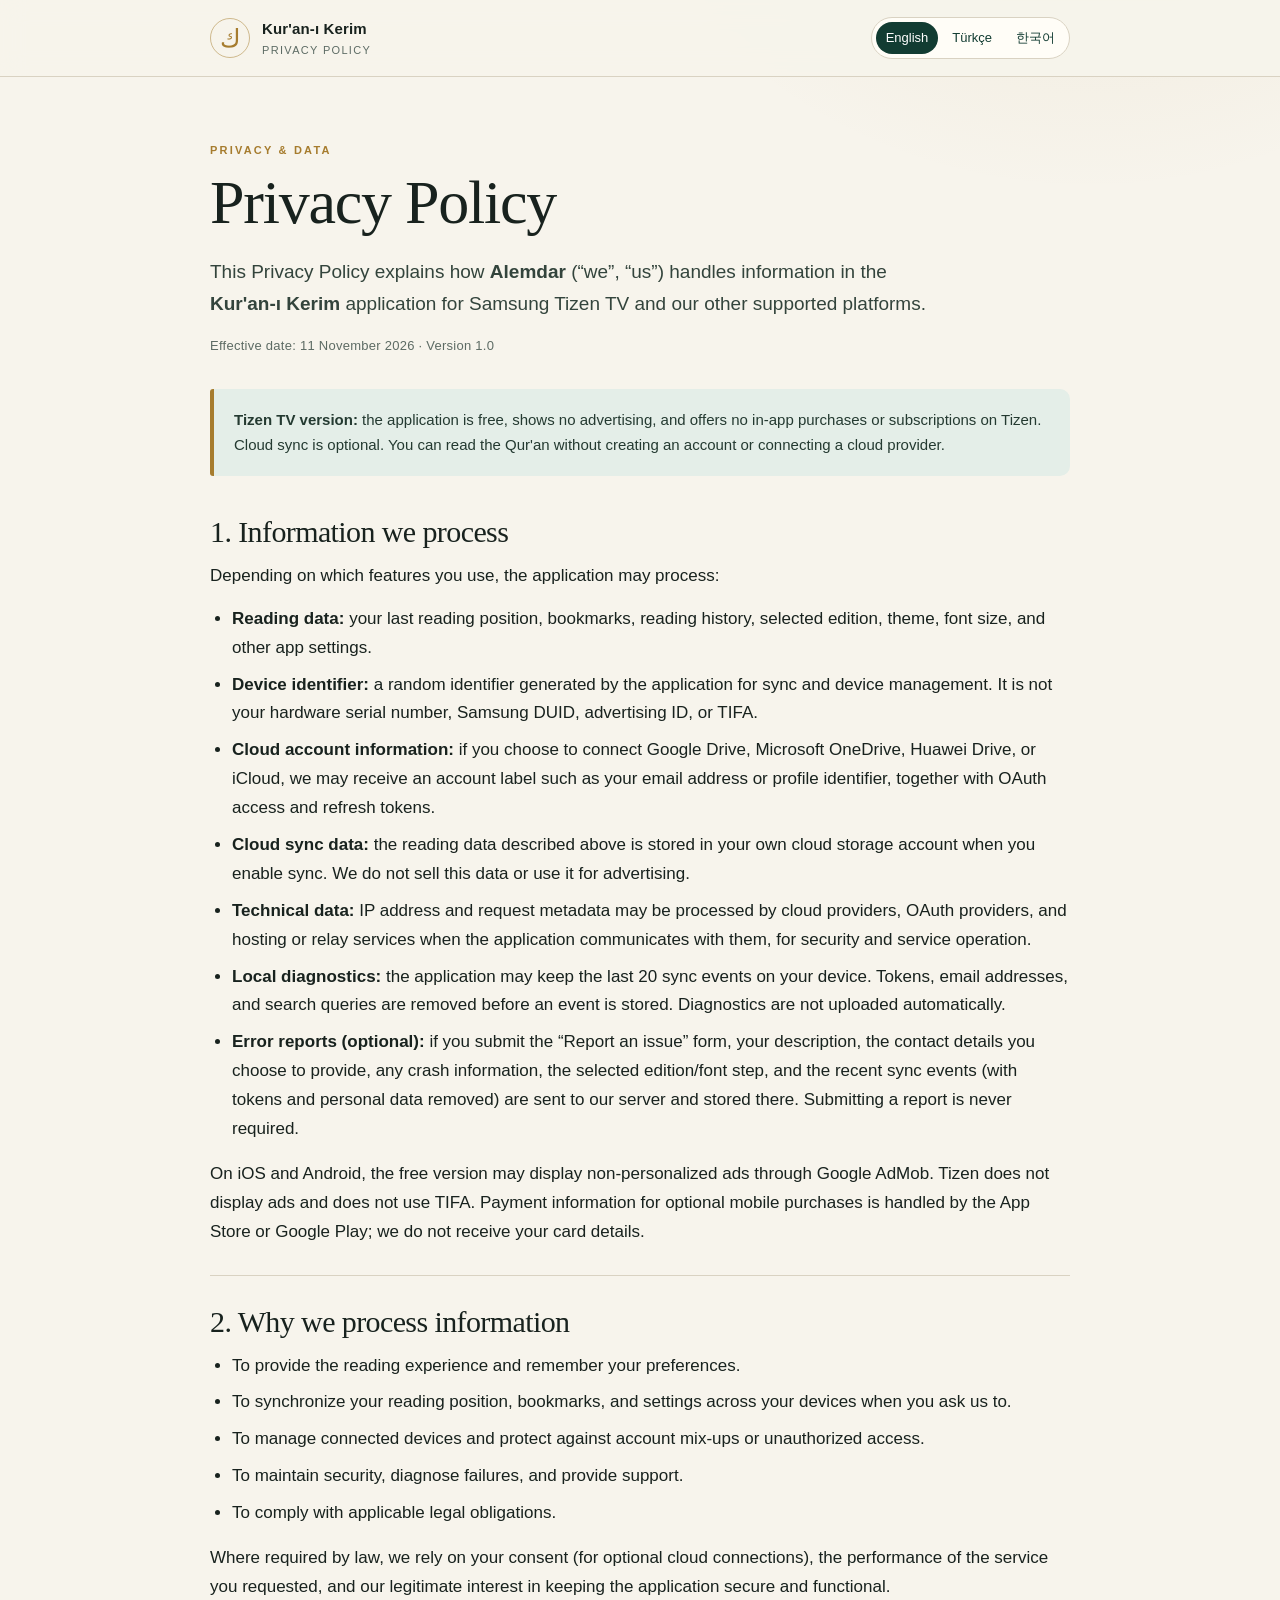
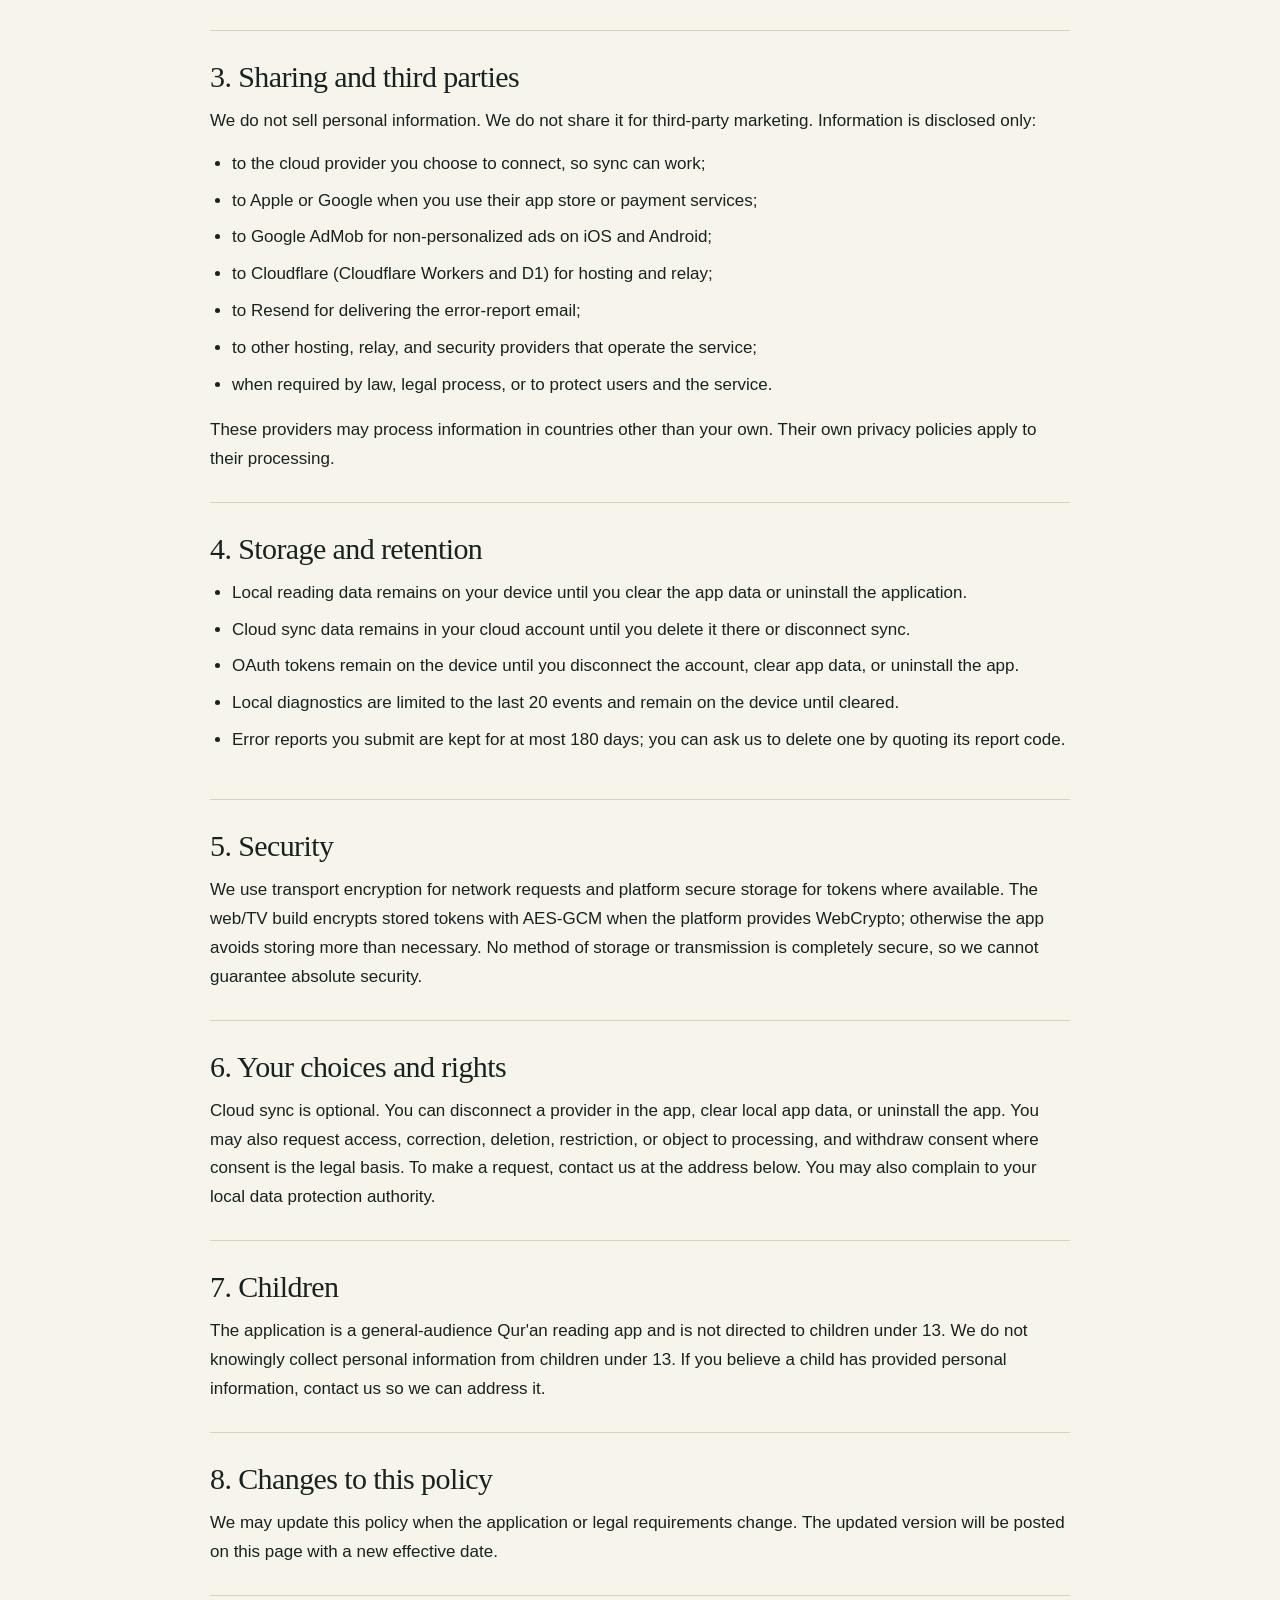
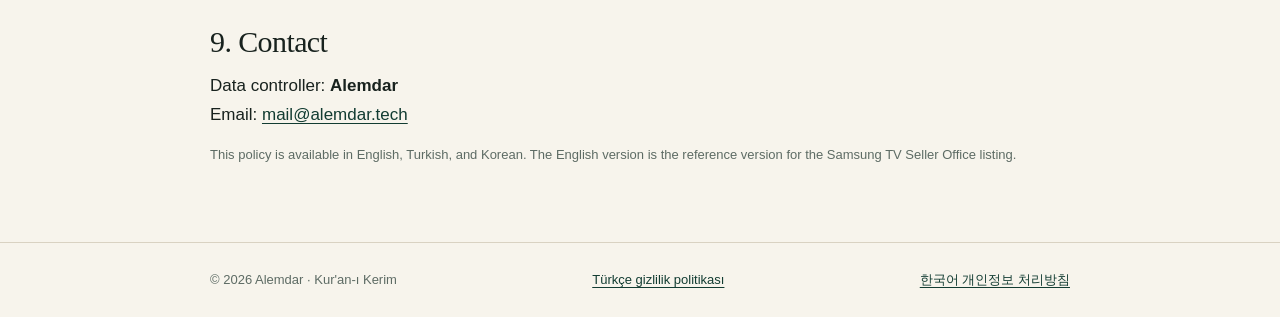
<file: index.html>
<!DOCTYPE html>
<html lang="en">
<head>
  <meta charset="UTF-8">
  <meta name="viewport" content="width=device-width, initial-scale=1">
  <meta name="description" content="Privacy Policy for the Kur'an-ı Kerim application by Alemdar.">
  <meta name="theme-color" content="#123c32">
  <title>Privacy Policy — Kur'an-ı Kerim</title>
  <link rel="stylesheet" href="style.css">
</head>
<body>
  <header class="site-header">
    <div class="wrap header-inner">
      <a class="brand" href="./" aria-label="Kur'an-ı Kerim privacy policy home">
        <span class="brand-mark" aria-hidden="true">ك</span>
        <span>
          <strong>Kur'an-ı Kerim</strong>
          <small>Privacy Policy</small>
        </span>
      </a>
      <nav class="language-switch" aria-label="Language">
        <span aria-current="page">English</span>
        <a href="tr.html" hreflang="tr" lang="tr">Türkçe</a>
        <a href="ko.html" hreflang="ko" lang="ko">한국어</a>
      </nav>
    </div>
  </header>

  <main class="wrap policy">
    <div class="eyebrow">PRIVACY &amp; DATA</div>
    <h1>Privacy Policy</h1>
    <p class="lead">
      This Privacy Policy explains how <strong>Alemdar</strong> (“we”, “us”)
      handles information in the <strong>Kur'an-ı Kerim</strong> application
      for Samsung Tizen TV and our other supported platforms.
    </p>
    <p class="meta">Effective date: 11 November 2026 · Version 1.0</p>

    <div class="notice">
      <strong>Tizen TV version:</strong> the application is free, shows no
      advertising, and offers no in-app purchases or subscriptions on Tizen.
      Cloud sync is optional. You can read the Qur'an without creating an
      account or connecting a cloud provider.
    </div>

    <section>
      <h2>1. Information we process</h2>
      <p>Depending on which features you use, the application may process:</p>
      <ul>
        <li>
          <strong>Reading data:</strong> your last reading position, bookmarks,
          reading history, selected edition, theme, font size, and other app
          settings.
        </li>
        <li>
          <strong>Device identifier:</strong> a random identifier generated by
          the application for sync and device management. It is not your
          hardware serial number, Samsung DUID, advertising ID, or TIFA.
        </li>
        <li>
          <strong>Cloud account information:</strong> if you choose to connect
          Google Drive, Microsoft OneDrive, Huawei Drive, or iCloud, we may
          receive an account label such as your email address or profile
          identifier, together with OAuth access and refresh tokens.
        </li>
        <li>
          <strong>Cloud sync data:</strong> the reading data described above is
          stored in your own cloud storage account when you enable sync. We do
          not sell this data or use it for advertising.
        </li>
        <li>
          <strong>Technical data:</strong> IP address and request metadata may
          be processed by cloud providers, OAuth providers, and hosting or relay
          services when the application communicates with them, for security
          and service operation.
        </li>
        <li>
          <strong>Local diagnostics:</strong> the application may keep the last
          20 sync events on your device. Tokens, email addresses, and search
          queries are removed before an event is stored. Diagnostics are not
          uploaded automatically.
        </li>
        <li>
          <strong>Error reports (optional):</strong> if you submit the “Report
          an issue” form, your description, the contact details you choose to
          provide, any crash information, the selected edition/font step, and
          the recent sync events (with tokens and personal data removed) are
          sent to our server and stored there. Submitting a report is never
          required.
        </li>
      </ul>
      <p>
        On iOS and Android, the free version may display non-personalized ads
        through Google AdMob. Tizen does not display ads and does not use TIFA.
        Payment information for optional mobile purchases is handled by the
        App Store or Google Play; we do not receive your card details.
      </p>
    </section>

    <section>
      <h2>2. Why we process information</h2>
      <ul>
        <li>To provide the reading experience and remember your preferences.</li>
        <li>To synchronize your reading position, bookmarks, and settings across your devices when you ask us to.</li>
        <li>To manage connected devices and protect against account mix-ups or unauthorized access.</li>
        <li>To maintain security, diagnose failures, and provide support.</li>
        <li>To comply with applicable legal obligations.</li>
      </ul>
      <p>
        Where required by law, we rely on your consent (for optional cloud
        connections), the performance of the service you requested, and our
        legitimate interest in keeping the application secure and functional.
      </p>
    </section>

    <section>
      <h2>3. Sharing and third parties</h2>
      <p>
        We do not sell personal information. We do not share it for third-party
        marketing. Information is disclosed only:
      </p>
      <ul>
        <li>to the cloud provider you choose to connect, so sync can work;</li>
        <li>to Apple or Google when you use their app store or payment services;</li>
        <li>to Google AdMob for non-personalized ads on iOS and Android;</li>
        <li>to Cloudflare (Cloudflare Workers and D1) for hosting and relay;</li>
        <li>to Resend for delivering the error-report email;</li>
        <li>to other hosting, relay, and security providers that operate the service;</li>
        <li>when required by law, legal process, or to protect users and the service.</li>
      </ul>
      <p>
        These providers may process information in countries other than your
        own. Their own privacy policies apply to their processing.
      </p>
    </section>

    <section>
      <h2>4. Storage and retention</h2>
      <ul>
        <li>Local reading data remains on your device until you clear the app data or uninstall the application.</li>
        <li>Cloud sync data remains in your cloud account until you delete it there or disconnect sync.</li>
        <li>OAuth tokens remain on the device until you disconnect the account, clear app data, or uninstall the app.</li>
        <li>Local diagnostics are limited to the last 20 events and remain on the device until cleared.</li>
        <li>Error reports you submit are kept for at most 180 days; you can ask us to delete one by quoting its report code.</li>
      </ul>
    </section>

    <section>
      <h2>5. Security</h2>
      <p>
        We use transport encryption for network requests and platform secure
        storage for tokens where available. The web/TV build encrypts stored
        tokens with AES-GCM when the platform provides WebCrypto; otherwise the
        app avoids storing more than necessary. No method of storage or
        transmission is completely secure, so we cannot guarantee absolute
        security.
      </p>
    </section>

    <section>
      <h2>6. Your choices and rights</h2>
      <p>
        Cloud sync is optional. You can disconnect a provider in the app, clear
        local app data, or uninstall the app. You may also request access,
        correction, deletion, restriction, or object to processing, and withdraw
        consent where consent is the legal basis. To make a request, contact us
        at the address below. You may also complain to your local data
        protection authority.
      </p>
    </section>

    <section>
      <h2>7. Children</h2>
      <p>
        The application is a general-audience Qur'an reading app and is not
        directed to children under 13. We do not knowingly collect personal
        information from children under 13. If you believe a child has provided
        personal information, contact us so we can address it.
      </p>
    </section>

    <section>
      <h2>8. Changes to this policy</h2>
      <p>
        We may update this policy when the application or legal requirements
        change. The updated version will be posted on this page with a new
        effective date.
      </p>
    </section>

    <section>
      <h2>9. Contact</h2>
      <p>
        Data controller: <strong>Alemdar</strong><br>
        Email: <a href="mailto:mail@alemdar.tech">mail@alemdar.tech</a>
      </p>
      <p class="small">
        This policy is available in English, Turkish, and Korean. The English
        version is the reference version for the Samsung TV Seller Office listing.
      </p>
    </section>
  </main>

  <footer class="site-footer">
    <div class="wrap footer-inner">
      <span>© 2026 Alemdar · Kur'an-ı Kerim</span>
      <a href="tr.html" hreflang="tr" lang="tr">Türkçe gizlilik politikası</a>
      <a href="ko.html" hreflang="ko" lang="ko">한국어 개인정보 처리방침</a>
    </div>
  </footer>
</body>
</html>
</file>
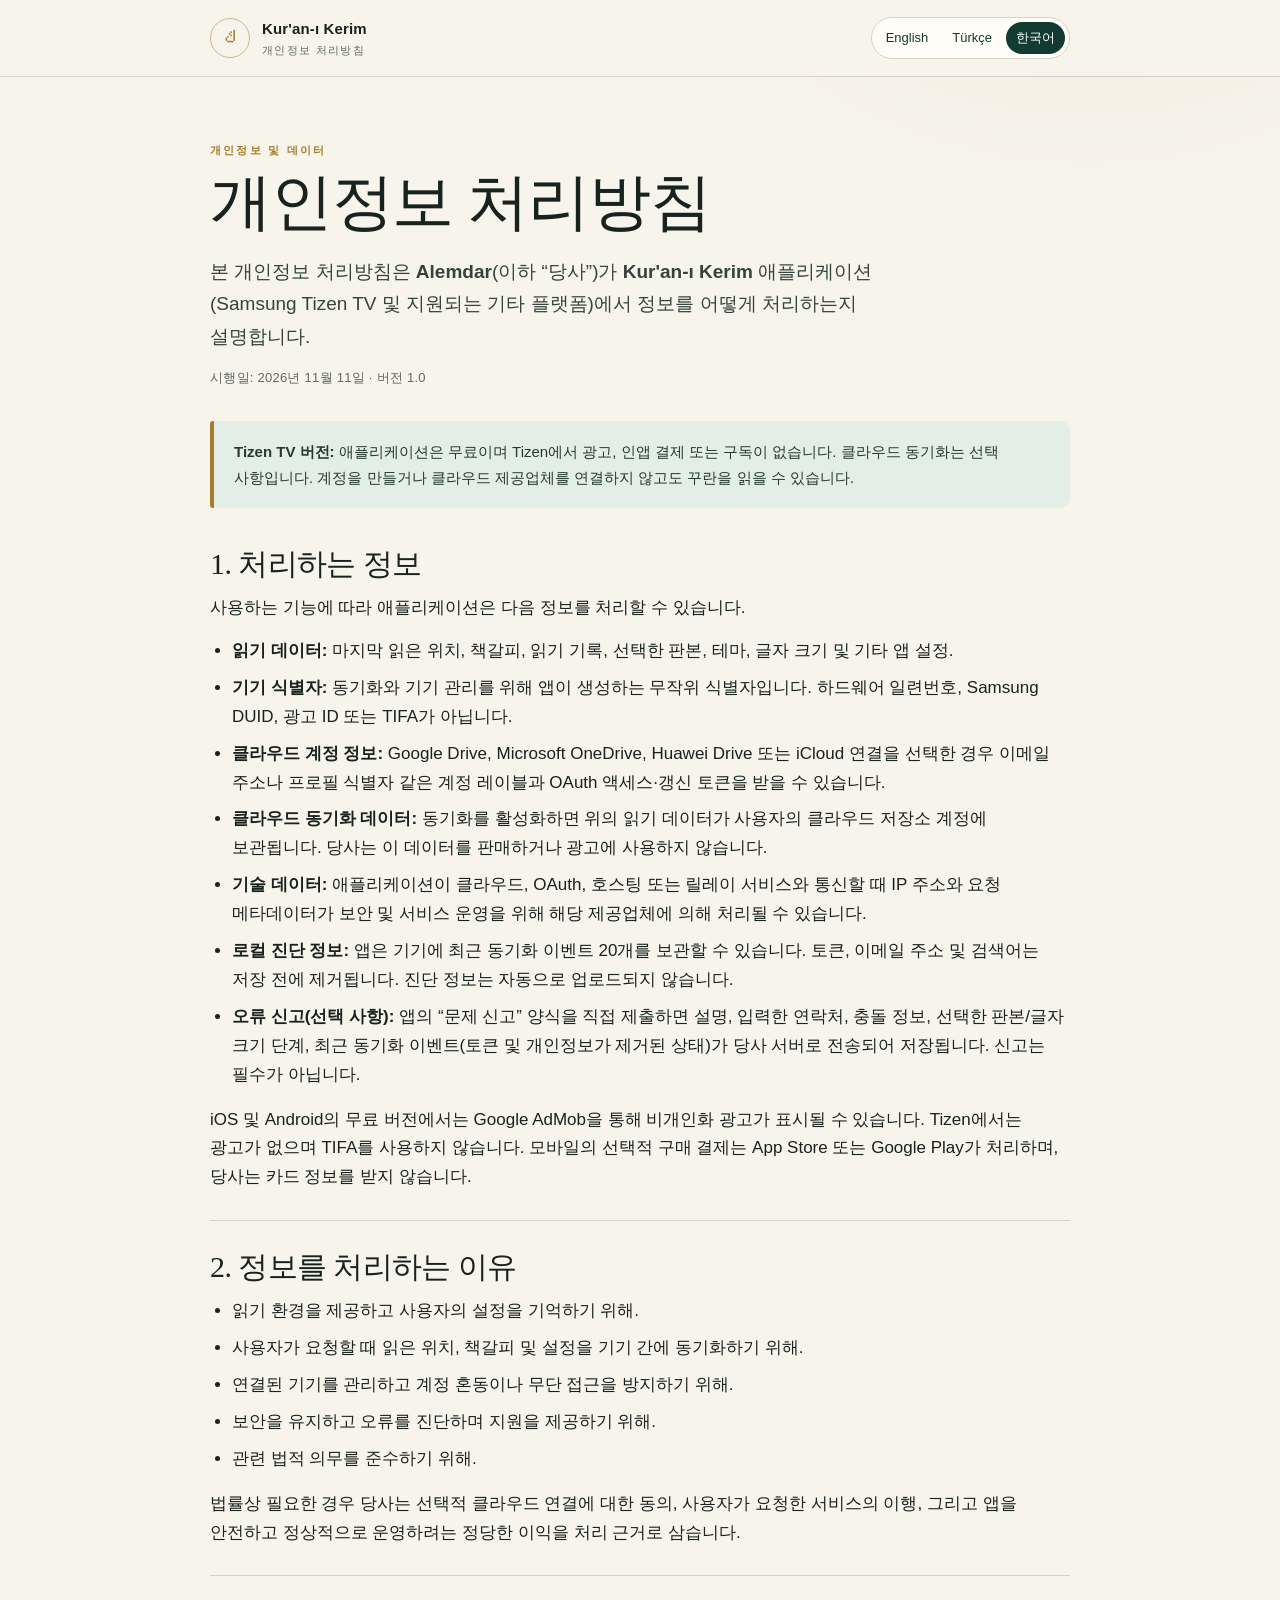
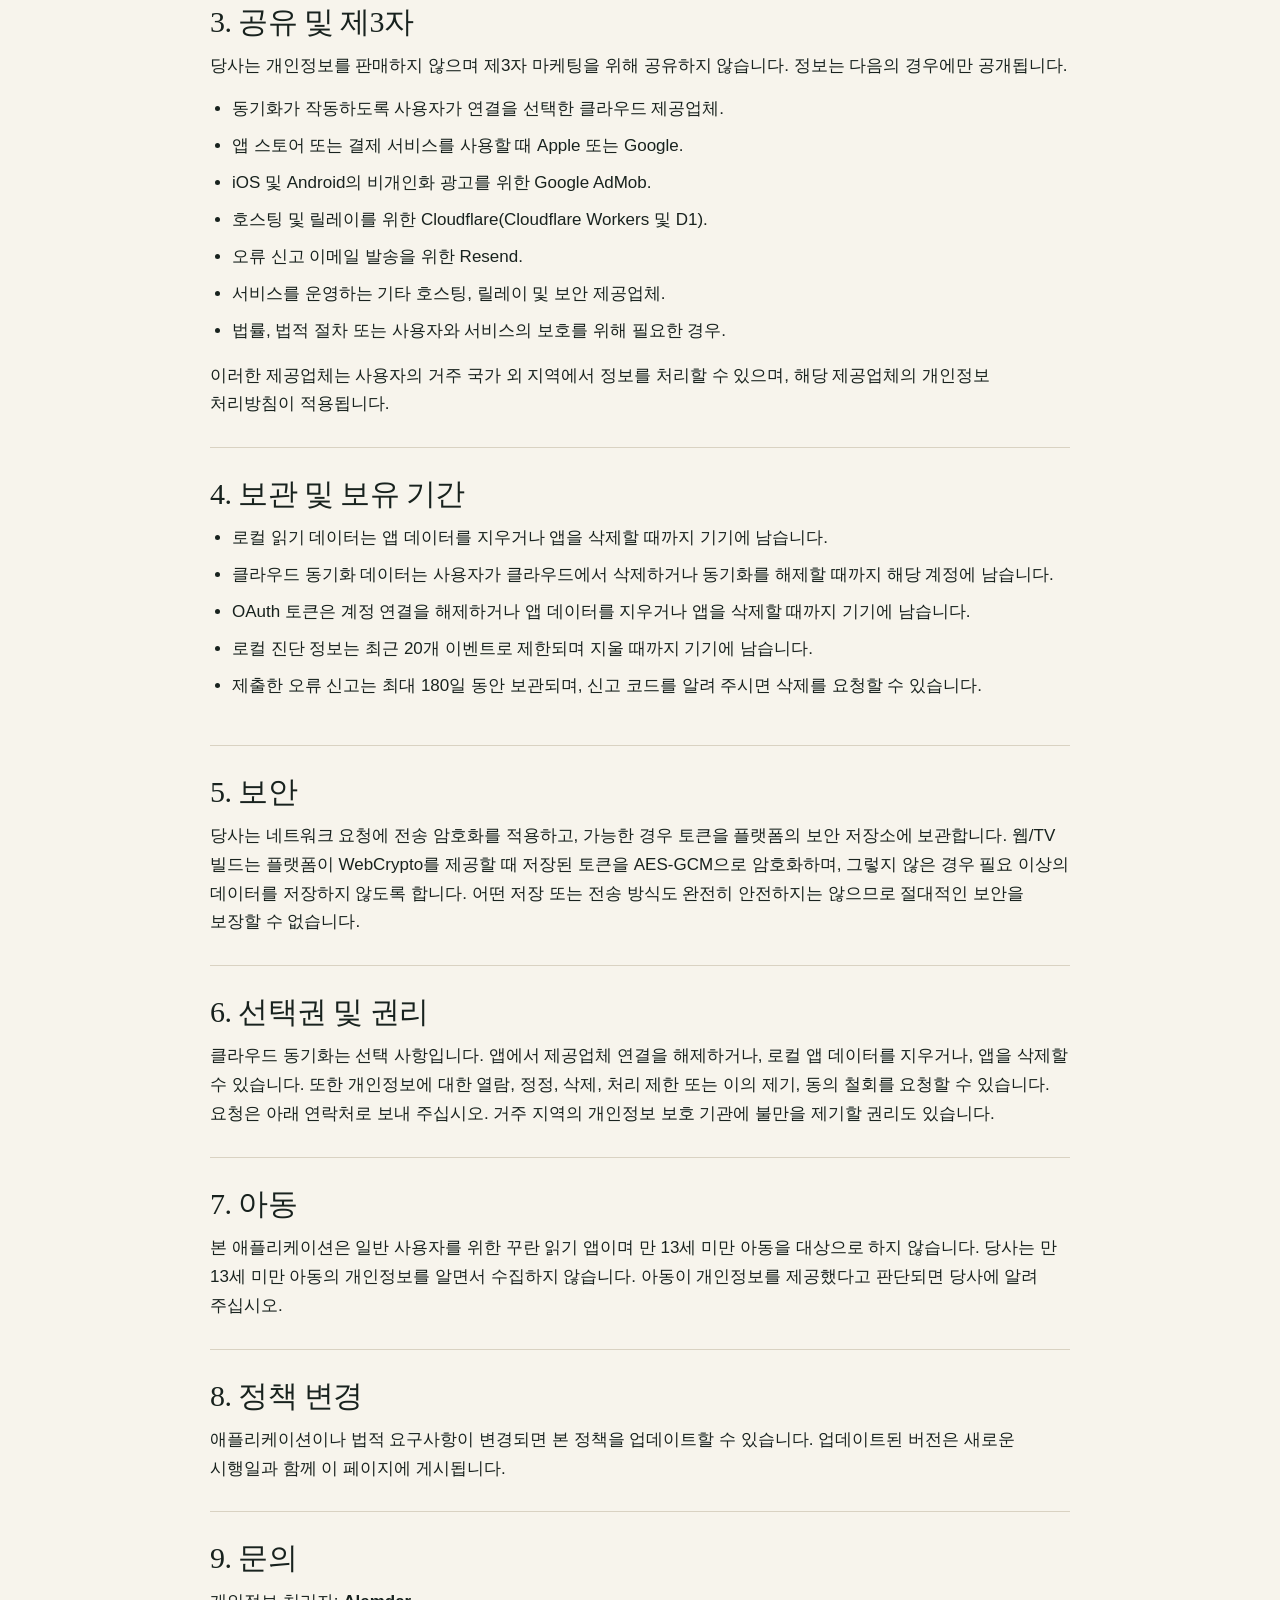
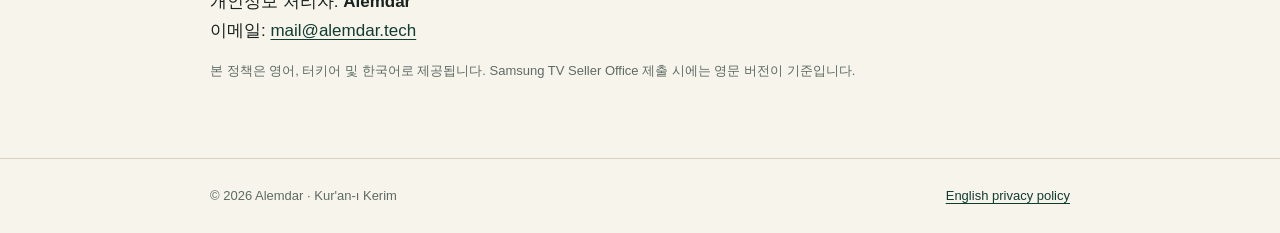
<file: ko.html>
<!DOCTYPE html>
<html lang="ko">
<head>
  <meta charset="UTF-8">
  <meta name="viewport" content="width=device-width, initial-scale=1">
  <meta name="description" content="Kur'an-ı Kerim 애플리케이션 개인정보 처리방침.">
  <meta name="theme-color" content="#123c32">
  <title>개인정보 처리방침 — Kur'an-ı Kerim</title>
  <link rel="stylesheet" href="style.css">
</head>
<body>
  <header class="site-header">
    <div class="wrap header-inner">
      <a class="brand" href="ko.html" aria-label="Kur'an-ı Kerim 개인정보 처리방침 홈">
        <span class="brand-mark" aria-hidden="true">ك</span>
        <span>
          <strong>Kur'an-ı Kerim</strong>
          <small>개인정보 처리방침</small>
        </span>
      </a>
      <nav class="language-switch" aria-label="언어">
        <a href="index.html" hreflang="en" lang="en">English</a>
        <a href="tr.html" hreflang="tr" lang="tr">Türkçe</a>
        <span aria-current="page">한국어</span>
      </nav>
    </div>
  </header>

  <main class="wrap policy">
    <div class="eyebrow">개인정보 및 데이터</div>
    <h1>개인정보 처리방침</h1>
    <p class="lead">
      본 개인정보 처리방침은 <strong>Alemdar</strong>(이하 “당사”)가
      <strong>Kur'an-ı Kerim</strong> 애플리케이션(Samsung Tizen TV 및
      지원되는 기타 플랫폼)에서 정보를 어떻게 처리하는지 설명합니다.
    </p>
    <p class="meta">시행일: 2026년 11월 11일 · 버전 1.0</p>

    <div class="notice">
      <strong>Tizen TV 버전:</strong> 애플리케이션은 무료이며 Tizen에서 광고,
      인앱 결제 또는 구독이 없습니다. 클라우드 동기화는 선택 사항입니다.
      계정을 만들거나 클라우드 제공업체를 연결하지 않고도 꾸란을 읽을 수
      있습니다.
    </div>

    <section>
      <h2>1. 처리하는 정보</h2>
      <p>사용하는 기능에 따라 애플리케이션은 다음 정보를 처리할 수 있습니다.</p>
      <ul>
        <li>
          <strong>읽기 데이터:</strong> 마지막 읽은 위치, 책갈피, 읽기 기록,
          선택한 판본, 테마, 글자 크기 및 기타 앱 설정.
        </li>
        <li>
          <strong>기기 식별자:</strong> 동기화와 기기 관리를 위해 앱이 생성하는
          무작위 식별자입니다. 하드웨어 일련번호, Samsung DUID, 광고 ID 또는
          TIFA가 아닙니다.
        </li>
        <li>
          <strong>클라우드 계정 정보:</strong> Google Drive, Microsoft OneDrive,
          Huawei Drive 또는 iCloud 연결을 선택한 경우 이메일 주소나 프로필
          식별자 같은 계정 레이블과 OAuth 액세스·갱신 토큰을 받을 수 있습니다.
        </li>
        <li>
          <strong>클라우드 동기화 데이터:</strong> 동기화를 활성화하면 위의 읽기
          데이터가 사용자의 클라우드 저장소 계정에 보관됩니다. 당사는 이 데이터를
          판매하거나 광고에 사용하지 않습니다.
        </li>
        <li>
          <strong>기술 데이터:</strong> 애플리케이션이 클라우드, OAuth, 호스팅
          또는 릴레이 서비스와 통신할 때 IP 주소와 요청 메타데이터가 보안 및
          서비스 운영을 위해 해당 제공업체에 의해 처리될 수 있습니다.
        </li>
        <li>
          <strong>로컬 진단 정보:</strong> 앱은 기기에 최근 동기화 이벤트 20개를
          보관할 수 있습니다. 토큰, 이메일 주소 및 검색어는 저장 전에 제거됩니다.
          진단 정보는 자동으로 업로드되지 않습니다.
        </li>
        <li>
          <strong>오류 신고(선택 사항):</strong> 앱의 “문제 신고” 양식을 직접
          제출하면 설명, 입력한 연락처, 충돌 정보, 선택한 판본/글자 크기 단계,
          최근 동기화 이벤트(토큰 및 개인정보가 제거된 상태)가 당사 서버로 전송되어
          저장됩니다. 신고는 필수가 아닙니다.
        </li>
      </ul>
      <p>
        iOS 및 Android의 무료 버전에서는 Google AdMob을 통해 비개인화 광고가
        표시될 수 있습니다. Tizen에서는 광고가 없으며 TIFA를 사용하지 않습니다.
        모바일의 선택적 구매 결제는 App Store 또는 Google Play가 처리하며, 당사는
        카드 정보를 받지 않습니다.
      </p>
    </section>

    <section>
      <h2>2. 정보를 처리하는 이유</h2>
      <ul>
        <li>읽기 환경을 제공하고 사용자의 설정을 기억하기 위해.</li>
        <li>사용자가 요청할 때 읽은 위치, 책갈피 및 설정을 기기 간에 동기화하기 위해.</li>
        <li>연결된 기기를 관리하고 계정 혼동이나 무단 접근을 방지하기 위해.</li>
        <li>보안을 유지하고 오류를 진단하며 지원을 제공하기 위해.</li>
        <li>관련 법적 의무를 준수하기 위해.</li>
      </ul>
      <p>
        법률상 필요한 경우 당사는 선택적 클라우드 연결에 대한 동의, 사용자가
        요청한 서비스의 이행, 그리고 앱을 안전하고 정상적으로 운영하려는 정당한
        이익을 처리 근거로 삼습니다.
      </p>
    </section>

    <section>
      <h2>3. 공유 및 제3자</h2>
      <p>
        당사는 개인정보를 판매하지 않으며 제3자 마케팅을 위해 공유하지 않습니다.
        정보는 다음의 경우에만 공개됩니다.
      </p>
      <ul>
        <li>동기화가 작동하도록 사용자가 연결을 선택한 클라우드 제공업체.</li>
        <li>앱 스토어 또는 결제 서비스를 사용할 때 Apple 또는 Google.</li>
        <li>iOS 및 Android의 비개인화 광고를 위한 Google AdMob.</li>
        <li>호스팅 및 릴레이를 위한 Cloudflare(Cloudflare Workers 및 D1).</li>
        <li>오류 신고 이메일 발송을 위한 Resend.</li>
        <li>서비스를 운영하는 기타 호스팅, 릴레이 및 보안 제공업체.</li>
        <li>법률, 법적 절차 또는 사용자와 서비스의 보호를 위해 필요한 경우.</li>
      </ul>
      <p>
        이러한 제공업체는 사용자의 거주 국가 외 지역에서 정보를 처리할 수 있으며,
        해당 제공업체의 개인정보 처리방침이 적용됩니다.
      </p>
    </section>

    <section>
      <h2>4. 보관 및 보유 기간</h2>
      <ul>
        <li>로컬 읽기 데이터는 앱 데이터를 지우거나 앱을 삭제할 때까지 기기에 남습니다.</li>
        <li>클라우드 동기화 데이터는 사용자가 클라우드에서 삭제하거나 동기화를 해제할 때까지 해당 계정에 남습니다.</li>
        <li>OAuth 토큰은 계정 연결을 해제하거나 앱 데이터를 지우거나 앱을 삭제할 때까지 기기에 남습니다.</li>
        <li>로컬 진단 정보는 최근 20개 이벤트로 제한되며 지울 때까지 기기에 남습니다.</li>
        <li>제출한 오류 신고는 최대 180일 동안 보관되며, 신고 코드를 알려 주시면 삭제를 요청할 수 있습니다.</li>
      </ul>
    </section>

    <section>
      <h2>5. 보안</h2>
      <p>
        당사는 네트워크 요청에 전송 암호화를 적용하고, 가능한 경우 토큰을
        플랫폼의 보안 저장소에 보관합니다. 웹/TV 빌드는 플랫폼이 WebCrypto를
        제공할 때 저장된 토큰을 AES-GCM으로 암호화하며, 그렇지 않은 경우
        필요 이상의 데이터를 저장하지 않도록 합니다. 어떤 저장 또는 전송
        방식도 완전히 안전하지는 않으므로 절대적인 보안을 보장할 수 없습니다.
      </p>
    </section>

    <section>
      <h2>6. 선택권 및 권리</h2>
      <p>
        클라우드 동기화는 선택 사항입니다. 앱에서 제공업체 연결을 해제하거나,
        로컬 앱 데이터를 지우거나, 앱을 삭제할 수 있습니다. 또한 개인정보에 대한
        열람, 정정, 삭제, 처리 제한 또는 이의 제기, 동의 철회를 요청할 수
        있습니다. 요청은 아래 연락처로 보내 주십시오. 거주 지역의 개인정보
        보호 기관에 불만을 제기할 권리도 있습니다.
      </p>
    </section>

    <section>
      <h2>7. 아동</h2>
      <p>
        본 애플리케이션은 일반 사용자를 위한 꾸란 읽기 앱이며 만 13세 미만
        아동을 대상으로 하지 않습니다. 당사는 만 13세 미만 아동의 개인정보를
        알면서 수집하지 않습니다. 아동이 개인정보를 제공했다고 판단되면 당사에
        알려 주십시오.
      </p>
    </section>

    <section>
      <h2>8. 정책 변경</h2>
      <p>
        애플리케이션이나 법적 요구사항이 변경되면 본 정책을 업데이트할 수
        있습니다. 업데이트된 버전은 새로운 시행일과 함께 이 페이지에
        게시됩니다.
      </p>
    </section>

    <section>
      <h2>9. 문의</h2>
      <p>
        개인정보 처리자: <strong>Alemdar</strong><br>
        이메일: <a href="mailto:mail@alemdar.tech">mail@alemdar.tech</a>
      </p>
      <p class="small">
        본 정책은 영어, 터키어 및 한국어로 제공됩니다. Samsung TV Seller
        Office 제출 시에는 영문 버전이 기준입니다.
      </p>
    </section>
  </main>

  <footer class="site-footer">
    <div class="wrap footer-inner">
      <span>© 2026 Alemdar · Kur'an-ı Kerim</span>
      <a href="index.html" hreflang="en" lang="en">English privacy policy</a>
    </div>
  </footer>
</body>
</html>
</file>
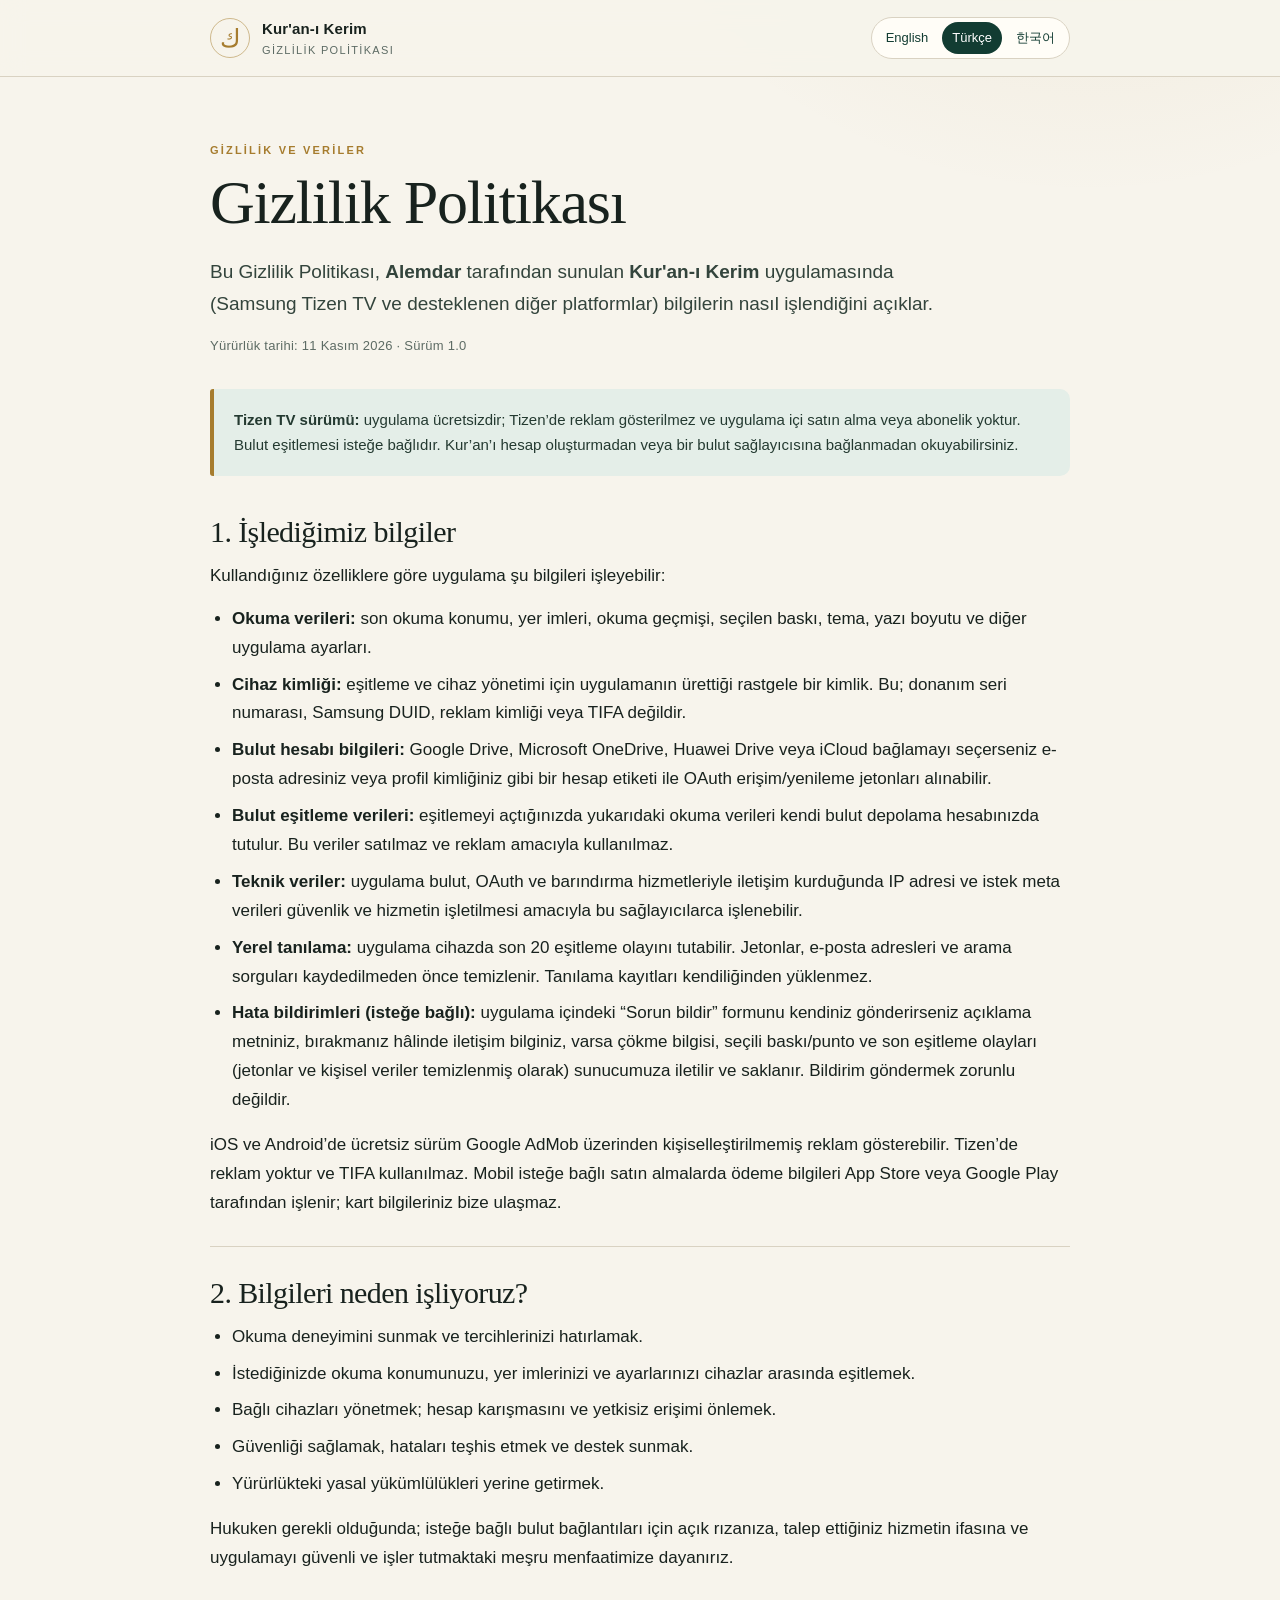
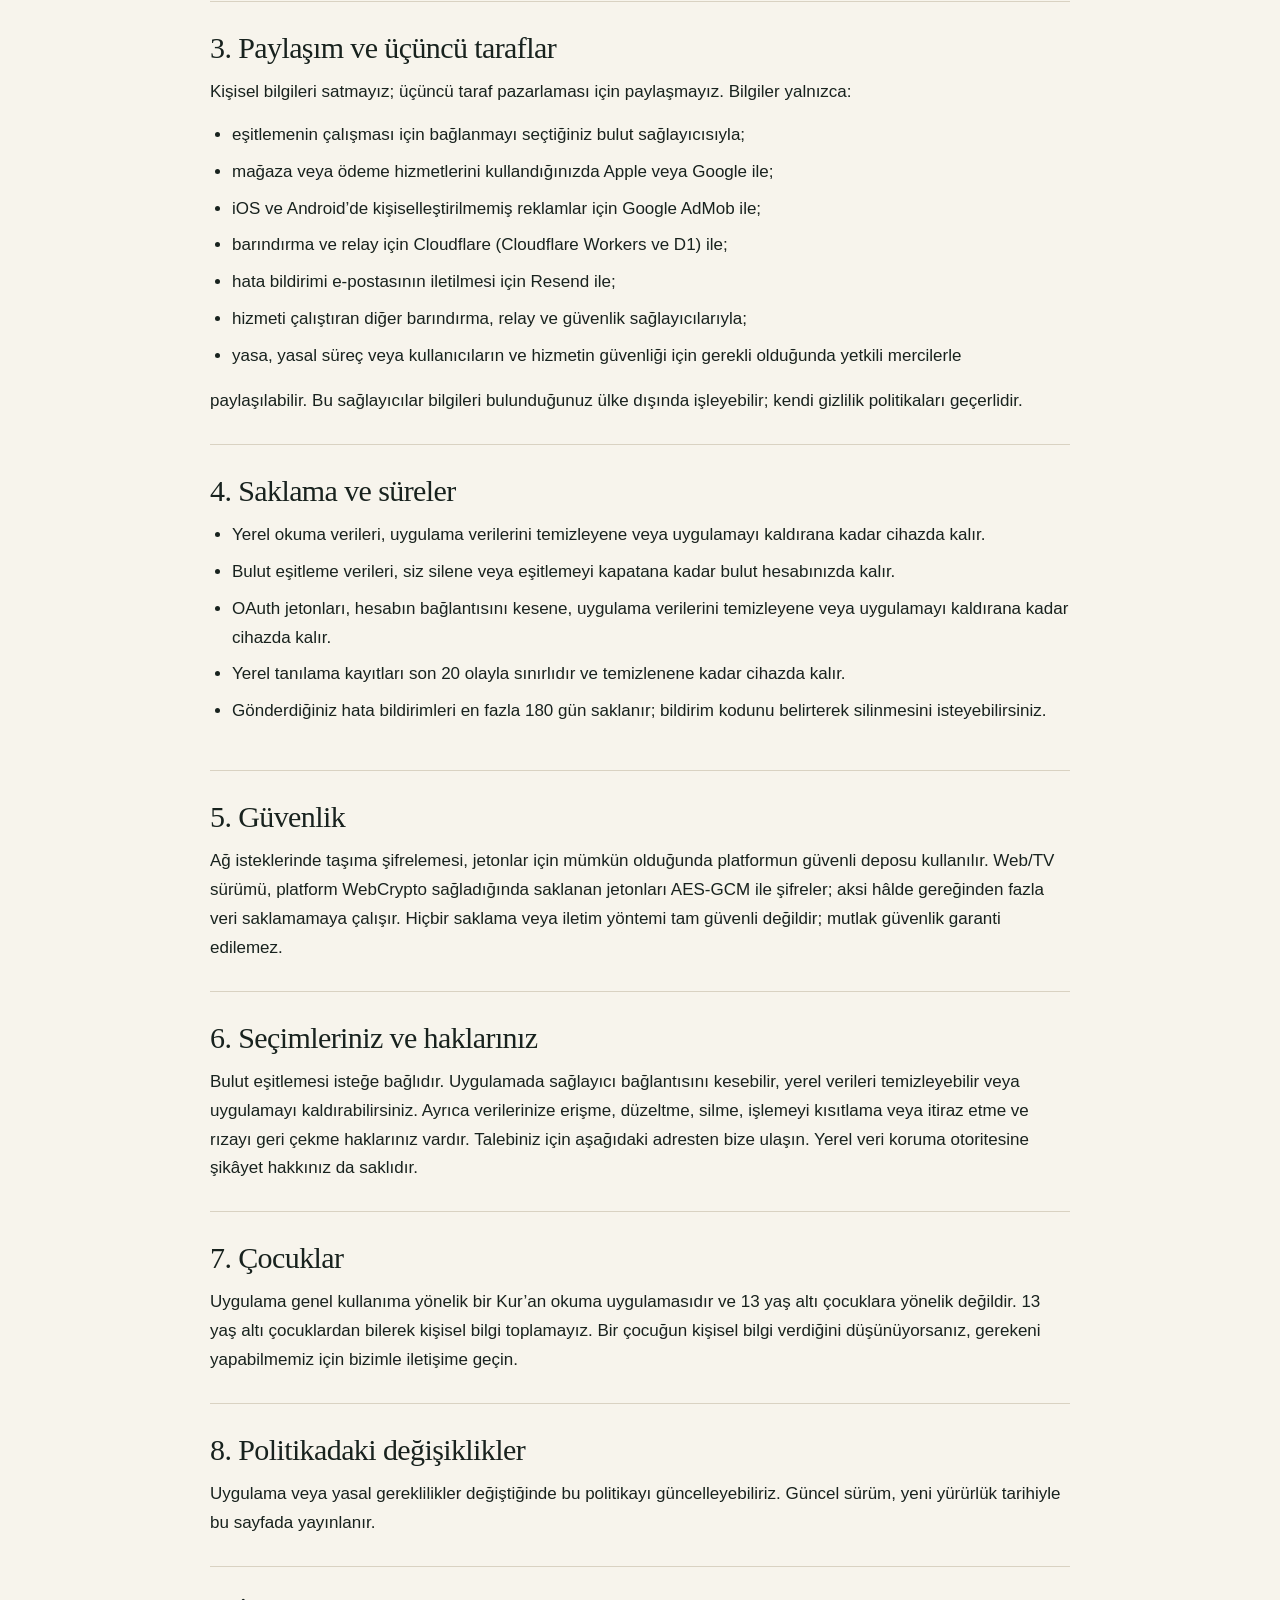
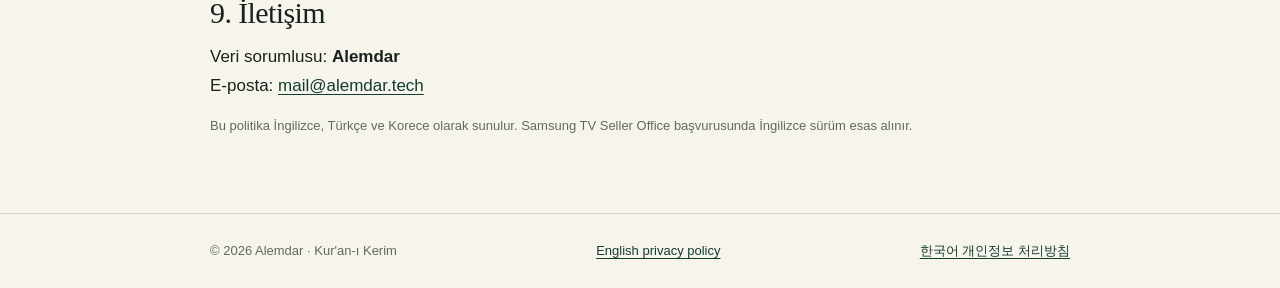
<file: tr.html>
<!DOCTYPE html>
<html lang="tr">
<head>
  <meta charset="UTF-8">
  <meta name="viewport" content="width=device-width, initial-scale=1">
  <meta name="description" content="Kur'an-ı Kerim uygulaması gizlilik politikası.">
  <meta name="theme-color" content="#123c32">
  <title>Gizlilik Politikası — Kur'an-ı Kerim</title>
  <link rel="stylesheet" href="style.css">
</head>
<body>
  <header class="site-header">
    <div class="wrap header-inner">
      <a class="brand" href="tr.html" aria-label="Kur'an-ı Kerim gizlilik politikası ana sayfa">
        <span class="brand-mark" aria-hidden="true">ك</span>
        <span>
          <strong>Kur'an-ı Kerim</strong>
          <small>Gizlilik Politikası</small>
        </span>
      </a>
      <nav class="language-switch" aria-label="Dil">
        <a href="index.html" hreflang="en" lang="en">English</a>
        <span aria-current="page">Türkçe</span>
        <a href="ko.html" hreflang="ko" lang="ko">한국어</a>
      </nav>
    </div>
  </header>

  <main class="wrap policy">
    <div class="eyebrow">GİZLİLİK VE VERİLER</div>
    <h1>Gizlilik Politikası</h1>
    <p class="lead">
      Bu Gizlilik Politikası, <strong>Alemdar</strong> tarafından sunulan
      <strong>Kur'an-ı Kerim</strong> uygulamasında (Samsung Tizen TV ve
      desteklenen diğer platformlar) bilgilerin nasıl işlendiğini açıklar.
    </p>
    <p class="meta">Yürürlük tarihi: 11 Kasım 2026 · Sürüm 1.0</p>

    <div class="notice">
      <strong>Tizen TV sürümü:</strong> uygulama ücretsizdir; Tizen’de reklam
      gösterilmez ve uygulama içi satın alma veya abonelik yoktur. Bulut
      eşitlemesi isteğe bağlıdır. Kur’an’ı hesap oluşturmadan veya bir bulut
      sağlayıcısına bağlanmadan okuyabilirsiniz.
    </div>

    <section>
      <h2>1. İşlediğimiz bilgiler</h2>
      <p>Kullandığınız özelliklere göre uygulama şu bilgileri işleyebilir:</p>
      <ul>
        <li>
          <strong>Okuma verileri:</strong> son okuma konumu, yer imleri, okuma
          geçmişi, seçilen baskı, tema, yazı boyutu ve diğer uygulama ayarları.
        </li>
        <li>
          <strong>Cihaz kimliği:</strong> eşitleme ve cihaz yönetimi için
          uygulamanın ürettiği rastgele bir kimlik. Bu; donanım seri numarası,
          Samsung DUID, reklam kimliği veya TIFA değildir.
        </li>
        <li>
          <strong>Bulut hesabı bilgileri:</strong> Google Drive, Microsoft
          OneDrive, Huawei Drive veya iCloud bağlamayı seçerseniz e-posta
          adresiniz veya profil kimliğiniz gibi bir hesap etiketi ile OAuth
          erişim/yenileme jetonları alınabilir.
        </li>
        <li>
          <strong>Bulut eşitleme verileri:</strong> eşitlemeyi açtığınızda
          yukarıdaki okuma verileri kendi bulut depolama hesabınızda tutulur.
          Bu veriler satılmaz ve reklam amacıyla kullanılmaz.
        </li>
        <li>
          <strong>Teknik veriler:</strong> uygulama bulut, OAuth ve barındırma
          hizmetleriyle iletişim kurduğunda IP adresi ve istek meta verileri
          güvenlik ve hizmetin işletilmesi amacıyla bu sağlayıcılarca
          işlenebilir.
        </li>
        <li>
          <strong>Yerel tanılama:</strong> uygulama cihazda son 20 eşitleme
          olayını tutabilir. Jetonlar, e-posta adresleri ve arama sorguları
          kaydedilmeden önce temizlenir. Tanılama kayıtları kendiliğinden
          yüklenmez.
        </li>
        <li>
          <strong>Hata bildirimleri (isteğe bağlı):</strong> uygulama içindeki
          “Sorun bildir” formunu kendiniz gönderirseniz açıklama metniniz,
          bırakmanız hâlinde iletişim bilginiz, varsa çökme bilgisi, seçili
          baskı/punto ve son eşitleme olayları (jetonlar ve kişisel veriler
          temizlenmiş olarak) sunucumuza iletilir ve saklanır. Bildirim
          göndermek zorunlu değildir.
        </li>
      </ul>
      <p>
        iOS ve Android’de ücretsiz sürüm Google AdMob üzerinden
        kişiselleştirilmemiş reklam gösterebilir. Tizen’de reklam yoktur ve
        TIFA kullanılmaz. Mobil isteğe bağlı satın almalarda ödeme bilgileri
        App Store veya Google Play tarafından işlenir; kart bilgileriniz bize
        ulaşmaz.
      </p>
    </section>

    <section>
      <h2>2. Bilgileri neden işliyoruz?</h2>
      <ul>
        <li>Okuma deneyimini sunmak ve tercihlerinizi hatırlamak.</li>
        <li>İstediğinizde okuma konumunuzu, yer imlerinizi ve ayarlarınızı cihazlar arasında eşitlemek.</li>
        <li>Bağlı cihazları yönetmek; hesap karışmasını ve yetkisiz erişimi önlemek.</li>
        <li>Güvenliği sağlamak, hataları teşhis etmek ve destek sunmak.</li>
        <li>Yürürlükteki yasal yükümlülükleri yerine getirmek.</li>
      </ul>
      <p>
        Hukuken gerekli olduğunda; isteğe bağlı bulut bağlantıları için
        açık rızanıza, talep ettiğiniz hizmetin ifasına ve uygulamayı güvenli
        ve işler tutmaktaki meşru menfaatimize dayanırız.
      </p>
    </section>

    <section>
      <h2>3. Paylaşım ve üçüncü taraflar</h2>
      <p>
        Kişisel bilgileri satmayız; üçüncü taraf pazarlaması için paylaşmayız.
        Bilgiler yalnızca:
      </p>
      <ul>
        <li>eşitlemenin çalışması için bağlanmayı seçtiğiniz bulut sağlayıcısıyla;</li>
        <li>mağaza veya ödeme hizmetlerini kullandığınızda Apple veya Google ile;</li>
        <li>iOS ve Android’de kişiselleştirilmemiş reklamlar için Google AdMob ile;</li>
        <li>barındırma ve relay için Cloudflare (Cloudflare Workers ve D1) ile;</li>
        <li>hata bildirimi e-postasının iletilmesi için Resend ile;</li>
        <li>hizmeti çalıştıran diğer barındırma, relay ve güvenlik sağlayıcılarıyla;</li>
        <li>yasa, yasal süreç veya kullanıcıların ve hizmetin güvenliği için gerekli olduğunda yetkili mercilerle</li>
      </ul>
      <p>
        paylaşılabilir. Bu sağlayıcılar bilgileri bulunduğunuz ülke dışında
        işleyebilir; kendi gizlilik politikaları geçerlidir.
      </p>
    </section>

    <section>
      <h2>4. Saklama ve süreler</h2>
      <ul>
        <li>Yerel okuma verileri, uygulama verilerini temizleyene veya uygulamayı kaldırana kadar cihazda kalır.</li>
        <li>Bulut eşitleme verileri, siz silene veya eşitlemeyi kapatana kadar bulut hesabınızda kalır.</li>
        <li>OAuth jetonları, hesabın bağlantısını kesene, uygulama verilerini temizleyene veya uygulamayı kaldırana kadar cihazda kalır.</li>
        <li>Yerel tanılama kayıtları son 20 olayla sınırlıdır ve temizlenene kadar cihazda kalır.</li>
        <li>Gönderdiğiniz hata bildirimleri en fazla 180 gün saklanır; bildirim kodunu belirterek silinmesini isteyebilirsiniz.</li>
      </ul>
    </section>

    <section>
      <h2>5. Güvenlik</h2>
      <p>
        Ağ isteklerinde taşıma şifrelemesi, jetonlar için mümkün olduğunda
        platformun güvenli deposu kullanılır. Web/TV sürümü, platform WebCrypto
        sağladığında saklanan jetonları AES-GCM ile şifreler; aksi hâlde gereğinden
        fazla veri saklamamaya çalışır. Hiçbir saklama veya iletim yöntemi tam
        güvenli değildir; mutlak güvenlik garanti edilemez.
      </p>
    </section>

    <section>
      <h2>6. Seçimleriniz ve haklarınız</h2>
      <p>
        Bulut eşitlemesi isteğe bağlıdır. Uygulamada sağlayıcı bağlantısını
        kesebilir, yerel verileri temizleyebilir veya uygulamayı kaldırabilirsiniz.
        Ayrıca verilerinize erişme, düzeltme, silme, işlemeyi kısıtlama veya
        itiraz etme ve rızayı geri çekme haklarınız vardır. Talebiniz için
        aşağıdaki adresten bize ulaşın. Yerel veri koruma otoritesine şikâyet
        hakkınız da saklıdır.
      </p>
    </section>

    <section>
      <h2>7. Çocuklar</h2>
      <p>
        Uygulama genel kullanıma yönelik bir Kur’an okuma uygulamasıdır ve 13
        yaş altı çocuklara yönelik değildir. 13 yaş altı çocuklardan bilerek
        kişisel bilgi toplamayız. Bir çocuğun kişisel bilgi verdiğini
        düşünüyorsanız, gerekeni yapabilmemiz için bizimle iletişime geçin.
      </p>
    </section>

    <section>
      <h2>8. Politikadaki değişiklikler</h2>
      <p>
        Uygulama veya yasal gereklilikler değiştiğinde bu politikayı
        güncelleyebiliriz. Güncel sürüm, yeni yürürlük tarihiyle bu sayfada
        yayınlanır.
      </p>
    </section>

    <section>
      <h2>9. İletişim</h2>
      <p>
        Veri sorumlusu: <strong>Alemdar</strong><br>
        E-posta: <a href="mailto:mail@alemdar.tech">mail@alemdar.tech</a>
      </p>
      <p class="small">
        Bu politika İngilizce, Türkçe ve Korece olarak sunulur. Samsung TV Seller
        Office başvurusunda İngilizce sürüm esas alınır.
      </p>
    </section>
  </main>

  <footer class="site-footer">
    <div class="wrap footer-inner">
      <span>© 2026 Alemdar · Kur'an-ı Kerim</span>
      <a href="index.html" hreflang="en" lang="en">English privacy policy</a>
      <a href="ko.html" hreflang="ko" lang="ko">한국어 개인정보 처리방침</a>
    </div>
  </footer>
</body>
</html>
</file>
<file: style.css>
:root {
  --ink: #18221e;
  --muted: #5d6b64;
  --paper: #f7f4ec;
  --surface: #fffdf7;
  --line: #d9d2c2;
  --green: #123c32;
  --green-soft: #e4eee8;
  --gold: #a67c2e;
  color-scheme: light;
}

* { box-sizing: border-box; }

html { scroll-behavior: smooth; }

:lang(ko) { word-break: keep-all; }

body {
  margin: 0;
  background:
    radial-gradient(circle at 85% -10%, rgba(166, 124, 46, 0.14), transparent 34rem),
    var(--paper);
  color: var(--ink);
  font-family: ui-sans-serif, -apple-system, BlinkMacSystemFont, "Segoe UI", sans-serif;
  font-size: 17px;
  line-height: 1.7;
  -webkit-font-smoothing: antialiased;
}

a { color: var(--green); text-underline-offset: 3px; }
a:hover { color: var(--gold); }

.wrap {
  width: min(100% - 40px, 860px);
  margin-inline: auto;
}

.site-header {
  border-bottom: 1px solid var(--line);
  background: rgba(247, 244, 236, 0.9);
  backdrop-filter: blur(12px);
  position: sticky;
  top: 0;
  z-index: 10;
}

.header-inner {
  min-height: 76px;
  display: flex;
  align-items: center;
  justify-content: space-between;
  gap: 20px;
}

.brand {
  display: inline-flex;
  align-items: center;
  gap: 12px;
  color: var(--ink);
  text-decoration: none;
}

.brand-mark {
  width: 40px;
  height: 40px;
  display: grid;
  place-items: center;
  border: 1px solid rgba(166, 124, 46, 0.5);
  border-radius: 50%;
  color: var(--gold);
  font-family: "Amiri", "Times New Roman", serif;
  font-size: 25px;
  line-height: 1;
}

.brand strong,
.brand small { display: block; }
.brand strong { font-size: 15px; letter-spacing: 0.01em; }
.brand small { color: var(--muted); font-size: 11px; letter-spacing: 0.12em; text-transform: uppercase; }

.language-switch {
  display: flex;
  align-items: center;
  gap: 4px;
  padding: 4px;
  border: 1px solid var(--line);
  border-radius: 999px;
  background: var(--surface);
  font-size: 13px;
}

.language-switch a,
.language-switch span {
  padding: 5px 10px;
  border-radius: 999px;
  text-decoration: none;
}

.language-switch [aria-current="page"] {
  background: var(--green);
  color: #fff;
}

.policy {
  padding-block: 64px 48px;
}

.eyebrow {
  color: var(--gold);
  font-size: 11px;
  font-weight: 700;
  letter-spacing: 0.2em;
  margin-bottom: 10px;
}

h1, h2 {
  font-family: Georgia, "Times New Roman", serif;
  font-weight: 500;
  letter-spacing: -0.02em;
}

h1 {
  margin: 0;
  font-size: clamp(38px, 7vw, 62px);
  line-height: 1.04;
}

h2 {
  margin: 0 0 12px;
  font-size: clamp(23px, 3.3vw, 30px);
  line-height: 1.2;
}

p { margin: 0 0 14px; }
ul { margin: 0 0 16px; padding-left: 22px; }
li { margin-bottom: 8px; }
strong { font-weight: 650; }

.lead {
  max-width: 70ch;
  margin-top: 22px;
  color: #33443c;
  font-size: 19px;
}

.meta {
  color: var(--muted);
  font-size: 13px;
  letter-spacing: 0.02em;
}

.notice {
  margin: 32px 0 10px;
  padding: 18px 20px;
  border-left: 4px solid var(--gold);
  border-radius: 3px 10px 10px 3px;
  background: var(--green-soft);
  color: #243a31;
  font-size: 15px;
}

section {
  padding-block: 28px;
  border-bottom: 1px solid var(--line);
}

section:last-of-type { border-bottom: 0; }
section p:last-child { margin-bottom: 0; }

.small {
  color: var(--muted);
  font-size: 13px;
}

.site-footer {
  border-top: 1px solid var(--line);
  color: var(--muted);
  font-size: 13px;
}

.footer-inner {
  min-height: 74px;
  display: flex;
  align-items: center;
  justify-content: space-between;
  gap: 16px;
  flex-wrap: wrap;
}

@media (max-width: 560px) {
  .wrap { width: min(100% - 28px, 860px); }
  .policy { padding-top: 42px; }
  .header-inner { min-height: 68px; }
  .brand small { display: none; }
  .language-switch { font-size: 12px; }
  .language-switch a, .language-switch span { padding: 4px 8px; }
  .lead { font-size: 17px; }
}

@media print {
  .site-header, .site-footer, .language-switch { display: none; }
  body { background: #fff; font-size: 11pt; }
  .policy { padding: 0; }
  section { break-inside: avoid; }
  a { color: inherit; }
}
</file>
